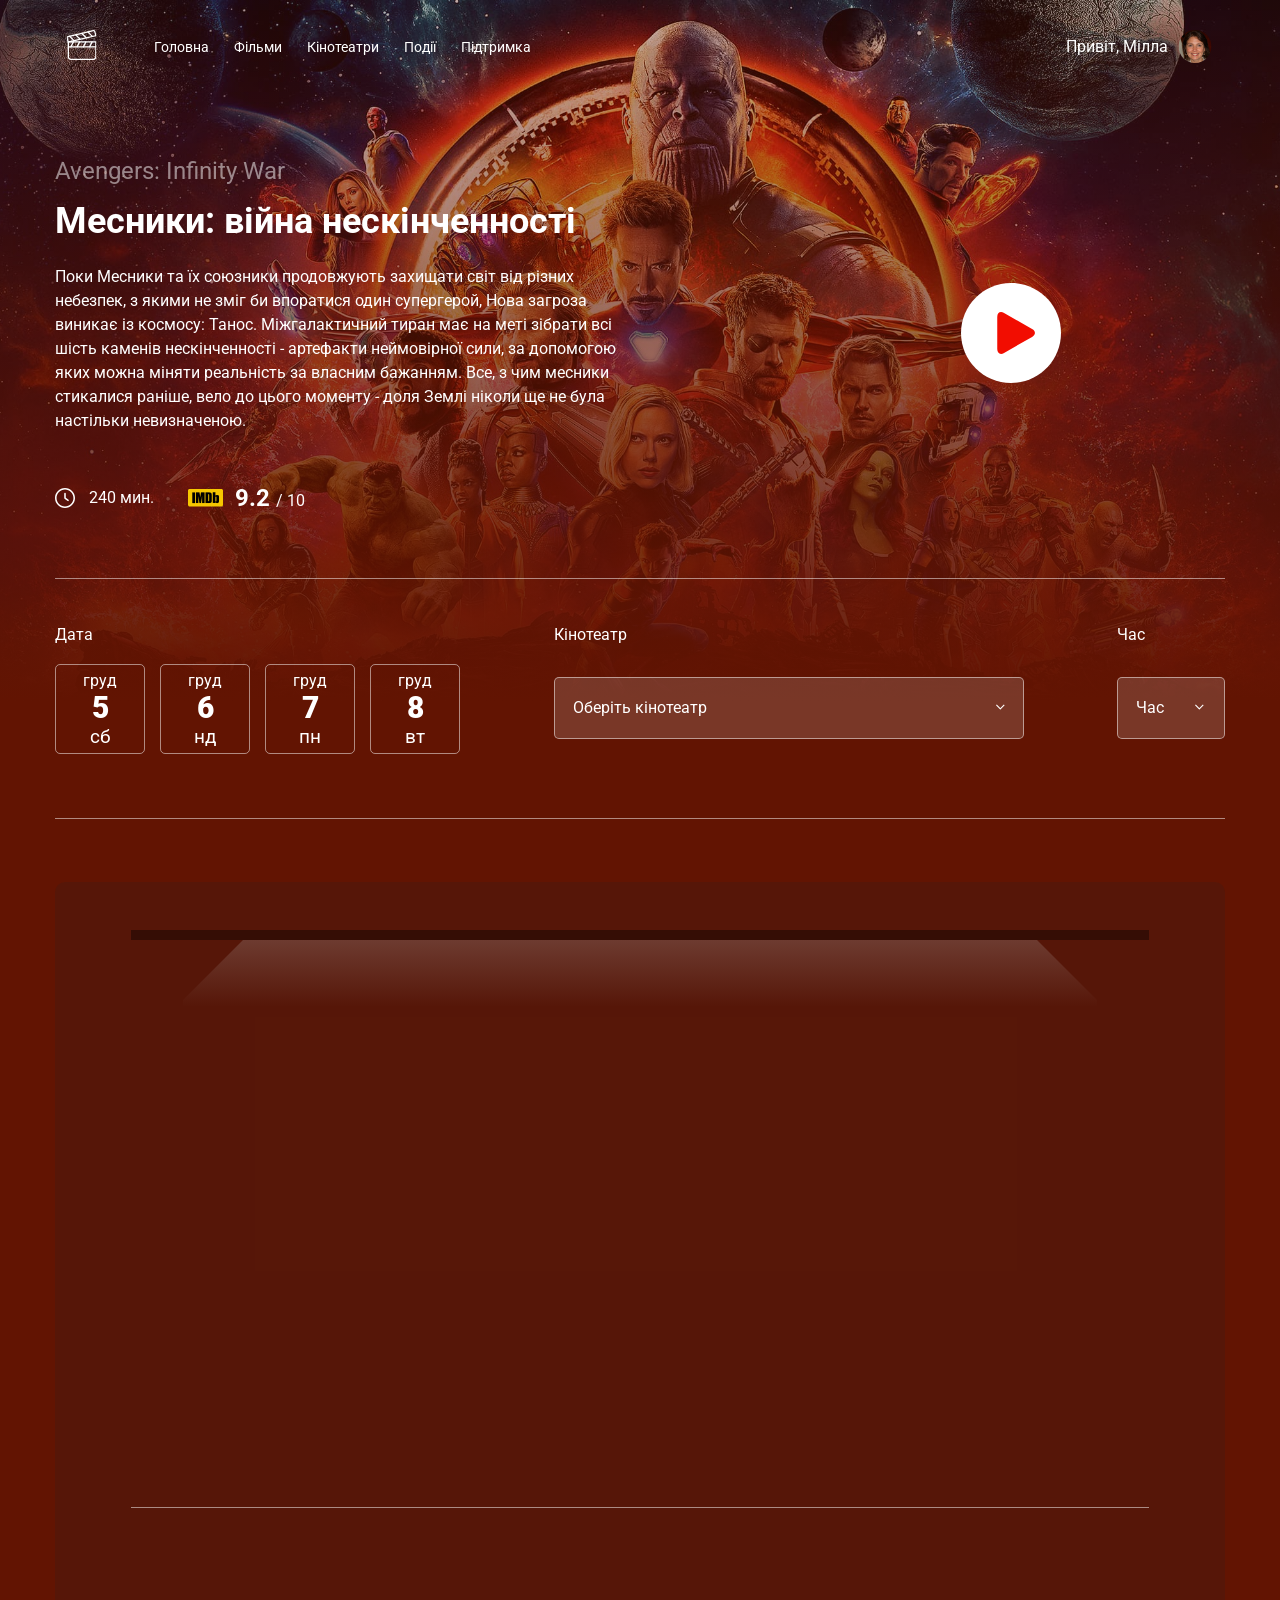
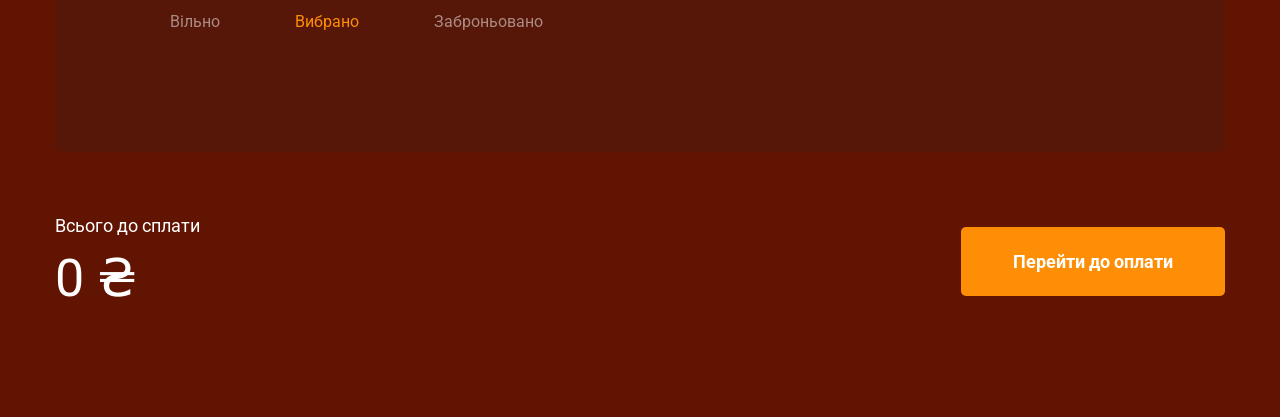
<file: index.html>
<!doctype html>
<html lang="uk">
  <head>
    <meta charset="UTF-8" />
    <meta name="viewport" content="width=device-width, initial-scale=1.0" />
    <title>Online Cinema</title>
    <link rel="preconnect" href="https://fonts.googleapis.com" />
    <link rel="preconnect" href="https://fonts.gstatic.com" crossorigin />
    <link
      href="https://fonts.googleapis.com/css2?family=Roboto:ital,wght@0,100..900;1,100..900&display=swap"
      rel="stylesheet"
    />
    <link rel="stylesheet" href="css/normalize.css" />
    <link rel="stylesheet" href="css/style.css" />
    <link rel="icon" type="image/png" href="img/favicon.svg" />
  </head>
  <body>
    <header class="header">
      <div class="navbar">
        <a href="/index.html">
          <svg class="logo" alt="logo">
            <use href="./img/icon.svg#icon-logo"></use>
          </svg>
        </a>
        <nav class="nav">
          <ul class="menu">
            <li class="menu-item">
              <a href="#" class="menu-link">Головна</a>
            </li>
            <li class="menu-item">
              <a href="#" class="menu-link">Фільми</a>
            </li>
            <li class="menu-item">
              <a href="#" class="menu-link">Кінотеатри</a>
            </li>
            <li class="menu-item">
              <a href="#" class="menu-link">Події</a>
            </li>
            <li class="menu-item">
              <a href="#" class="menu-link">Підтримка</a>
            </li>
          </ul>
        </nav>
        <div class="user">
          <p class="user-name">Привіт, Мілла</p>
          <img
            class="avatar"
            src="img/d5bd33c8bbfb614b7a1f06e07d7a624b3e86e9e8.png"
            alt="User"
          />
        </div>
      </div>
    </header>
    <main>
      <div class="backgaund-img">
        <section class="section-film">
          <div class="film container">
            <div class="film-info">
              <small class="film-title-small">Avengers: Infinity War</small>
              <h1 class="film-title">Месники: війна нескінченності</h1>
              <p class="film-description">
                Поки Месники та їх союзники продовжують захищати світ від різних
                небезпек, з якими не зміг би впоратися один супергерой, Нова
                загроза виникає із космосу: Танос. Міжгалактичний тиран має на
                меті зібрати всі шість каменів нескінченності - артефакти
                неймовірної сили, за допомогою яких можна міняти реальність за
                власним бажанням. Все, з чим месники стикалися раніше, вело до
                цього моменту - доля Землі ніколи ще не була настільки
                невизначеною.
              </p>
              <div class="film-details">
                <div class="clock">
                  <svg class="time-icon">
                    <use href="./img/icon.svg#icon-clock"></use>
                  </svg>
                  <span class="film-counter">240 мин.</span>
                </div>
                <div class="rating">
                  <img src="./img/imdb.png" alt="imdb" class="rating-icon" />
                  <span class="rating-counter"
                    ><strong class="rating-current">9.2</strong>/ 10</span
                  >
                </div>
              </div>
            </div>
            <button class="film-trailer">
              <svg class="play-icon">
                <use href="./img/icon.svg#icon-play-button"></use>
              </svg>
            </button>
          </div>
        </section>
        <section class="section-session">
          <div class="session container">
            <div class="session-date">
              <span class="session-label">Дата</span>
              <div class="session-date-block">
                <div class="session-date-item">
                  <span class="sesion-mounth"></span>
                  <span class="session-day"></span>
                  <span class="session-week-day"></span>
                </div>
                <div class="session-date-item">
                  <span class="sesion-mounth"></span>
                  <span class="session-day"></span>
                  <span class="session-week-day"></span>
                </div>
                <div class="session-date-item">
                  <span class="sesion-mounth"></span>
                  <span class="session-day"></span>
                  <span class="session-week-day"></span>
                </div>
                <div class="session-date-item last">
                  <span class="sesion-mounth"></span>
                  <span class="session-day"></span>
                  <span class="session-week-day"></span>
                </div>
              </div>
            </div>
            <div class="session-cinema">
              <span class="session-label cinema">Кінотеатр</span>
              <div class="custom-select">
                <button class="select-btn">
                  <span class="selected">Оберіть кінотеатр</span>
                  <span class="arrow"
                    ><svg class="arrow-time-icon">
                      <use href="./img/icon.svg#icon-arr"></use>
                    </svg>
                  </span>
                </button>
                <ul class="options">
                  <li
                    data-value="Multiplex Lavina IMAX Лазер, вулиця Братів Чмілів, 107"
                  >
                    Multiplex Lavina IMAX Лазер, вулиця Братів Чмілів, 107
                  </li>
                  <li data-value="Multiplex ЦУМ, вулиця Лагунової, 12-14">
                    Multiplex ЦУМ, вулиця Лагунової, 12-14
                  </li>
                  <li
                    data-value="Multiplex Проспект, вулиця Генерала Ватутіна, 111"
                  >
                    Multiplex Проспект, вулиця Генерала Ватутіна, 111
                  </li>
                </ul>
              </div>
            </div>
            <div class="session-time">
              <span class="session-label time">Час</span>
              <div class="custom-select-time">
                <button class="select-btn-time">
                  <span class="selected-time">Час</span>
                  <span class="arrow-time">
                    <svg class="arrow-time-icon">
                      <use href="./img/icon.svg#icon-arr"></use>
                    </svg>
                  </span>
                </button>
                <ul class="options-time">
                  <li data-value="09:10">09:10</li>
                  <li data-value="12:10">12:10</li>
                  <li data-value="15:10">15:10</li>
                  <li data-value="17:10">17:10</li>
                  <li data-value="20:10">20:10</li>
                </ul>
              </div>
            </div>
          </div>
        </section>
      </div>

      <section class="section-scheme">
        <div class="scheme container">
          <div class="screen"></div>
          <div class="seat">
            <ul class="seat-list seat">
              <li class="seat-item">
                <svg class="seat-icon icon-booked">
                  <use href="./img/Vector-1.svg"></use>
                </svg>
              </li>
              <!-- вміст заповнюється через скірпт -->
            </ul>
          </div>
          <div class="seats-conte">
            <ul class="seat-list-dwn seat">
              <li class="seat-item">
                <svg class="seat-icon icon-booked">
                  <use href="./img/Vector-1.svg"></use>
                </svg>
              </li>
              <!-- вміст заповнюється через скірпт -->
            </ul>
            <ul class="seat-list-dwn seat">
              <li class="seat-item">
                <svg class="seat-icon icon-booked">
                  <use href="./img/Vector-1.svg"></use>
                </svg>
              </li>
              <!-- вміст заповнюється через скірпт -->
            </ul>
          </div>
          <div class="custom-line"></div>
          <div class="pay">
            <ul class="pay-list">
              <li>
                <p class="pay-item">
                  <span
                    ><svg class="icon-free">
                      <use href="./img/Vector-1.svg"></use></svg></span
                  >Вільно
                </p>
              </li>
              <li>
                <p class="pay-item selected-text">
                  <span
                    ><svg class="icon-selected">
                      <use href="./img/Vector-1.svg"></use></svg></span
                  >Вибрано
                </p>
              </li>
              <li>
                <p class="pay-item">
                  <span
                    ><svg class="icon-booked">
                      <use href="./img/Vector-1.svg"></use></svg></span
                  >Заброньовано
                </p>
              </li>
            </ul>
          </div>
        </div>
      </section>
      <section class="section-pay">
        <div class="pay-btn-block container">
          <p class="pay-sum">
            Всього до сплати <span class="pay-amount">₴</span>
          </p>
          <button class="pay-btn">Перейти до оплати</button>
        </div>
      </section>
    </main>
    <div class="modal-window">
      <button class="close-modal">
        <svg class="icon-close"><use href="./img/cross.svg"></use></svg>
      </button>
      <div class="modal-content">
        <iframe
          width="1180"
          height="660"
          src="https://www.youtube.com/embed/6ZfuNTqbHE8?autoplay=1"
          title="Marvel Studios' Avengers: Infinity War Official Trailer"
          frameborder="0"
          allow="
            accelerometer;
            autoplay;
            clipboard-write;
            encrypted-media;
            gyroscope;
            picture-in-picture;
            web-share;
          "
          allowfullscreen
        >
        </iframe>
      </div>
    </div>
    <script src="./js/script.js"></script>
  </body>
</html>
</file>
<file: css/style.css>
*,
* ::before,
*::after {
  box-sizing: border-box;
}

ul,
ol,
li {
  text-decoration: none;
  list-style: none;
}

p {
  padding: 0;
  margin: 0;
}

html,
body {
  font-size: 62.5%;
  font-family: 'Roboto', sans-serif;
  font-weight: normal;
  background-color: #621402;
  color: #fff;
  position: relative;
}

.container {
  max-width: 1170px;
  margin: auto;
}

.header {
  max-width: 1440px;
  position: absolute;
  top: 0;
  left: 50%;
  transform: translateX(-50%);
}

.navbar {
  max-width: 1170px;
  display: flex;
  align-items: center;
  padding-top: 30px;
  padding-bottom: 30px;
}

.logo {
  width: 30px;
  height: 30px;
}

.menu {
  list-style-type: none;
  display: flex;
  margin: 0;
  margin-left: 17px;
}

.menu-item {
  margin-right: 25px;
}

.menu-link {
  color: #fff;
  text-decoration: none;
  font-size: 14px;
  font-style: normal;
  font-weight: 400;
  line-height: normal;
}

.backgaund-img {
  background:
    linear-gradient(180deg, rgba(98, 20, 2, 0.31) 0%, #621402 85.62%),
    url(../img/br-image.jpg) no-repeat center top;
  background-size: cover;
}

.user {
  width: 148px;
  margin-left: 510px;
  color: #fff;
  display: flex;
  align-items: center;
  font-size: 16px;
  font-style: normal;
  font-weight: 400;
  line-height: normal;
}

.avatar {
  width: 33px;
  height: 33px;
  border-radius: 50%;
  margin-left: 11px;
}

.section-film {
  padding-bottom: 62px;
}

.film {
  padding-top: 153px;
  color: #fff;
}

.film-title-small {
  opacity: 0.5;
  font-size: 24px;
  font-style: normal;
  font-weight: 400;
  line-height: 1.5;
}

.film-title {
  font-size: 36px;
  font-style: normal;
  font-weight: 700;
  line-height: normal;
  margin-top: 11px;
  margin-bottom: 23px;
}

.film-description {
  font-size: 16px;
  font-style: normal;
  font-weight: 400;
  line-height: 1.5;
  max-width: 570px;
  margin-bottom: 0px;
  margin-top: 0px;
}

.film {
  display: flex;
  align-items: center;
}

.film-trailer {
  margin-top: auto;
  margin-bottom: auto;
  margin-left: 330px;
  border: none;
  background: none;
}

.play-icon {
  width: 100px;
  height: 100px;
}
.film-details {
  display: flex;
  align-items: center;
  margin-top: 47px;
}

.clock {
  display: flex;
  align-items: center;
}

.icon-time {
  width: 20px;
  height: 20px;
}

.time-icon {
  width: 20px;
  height: 20px;
  margin-right: 14px;
}

.film-counter {
  font-size: 16px;
  font-style: normal;
  font-weight: 400;
  line-height: 1.5; /* 24px */
}

.rating {
  display: flex;
  align-items: center;
  margin-left: 34px;
}

.rating-counter {
  font-size: 16px;
  font-style: normal;
  font-weight: 400;
  line-height: 1.5; /* 24px */
  margin-left: 12px;
}

.rating-current {
  font-size: 24px;
  font-weight: 700;
  margin-right: 6px;
}

.arrow-time-icon {
  width: 9px;
  height: 16px;
  transition: transform 0.3s ease;
}

.session {
  padding-top: 46px;
  padding-bottom: 64px;
  border-top: 1px solid rgba(255, 255, 255, 0.5);
  border-bottom: 1px solid rgba(255, 255, 255, 0.5);
  display: flex;
  justify-content: space-between;
}

.session-label {
  display: block;
  font-size: 16px;
  font-style: normal;
  font-weight: 400;
  line-height: normal;
  margin-bottom: 20px;
}

.session-date-block {
  display: flex;
  align-items: center;
}

.session-date-item {
  cursor: pointer;
  display: flex;
  align-items: center;
  flex-direction: column;
  justify-content: center;
  text-align: center;
  width: 90px;
  height: 90px;
  border-radius: 5px;
  border: 1px solid rgba(255, 255, 255, 0.5);
  margin-right: 15px;
  transition: background-color 0.3s ease;
  transition: color 0.3s ease;
}

.sesion-mounth {
  font-size: 16px;
  font-style: normal;
  font-weight: 400;
  line-height: normal;
}

.session-day {
  font-size: 30px;
  font-style: normal;
  font-weight: 900;
  line-height: normal;
}

.session-week-day {
  font-size: 19px;
  font-style: normal;
  font-weight: 400;
  line-height: normal;
}

.session-date-item:hover {
  background-color: #fe8e05;
  color: #621402;
}

.session-date-item.active {
  background-color: #fe8e05;
  color: #621402;
}

.last {
  margin-right: 0px;
}

.custom-select {
  position: relative;
  width: 470px;
}

.selected {
  font-size: 16px;
  font-style: normal;
  font-weight: 400;
  line-height: 1.5; /* 24px */
  color: #fff;
}

.select-btn {
  left: auto;
  right: auto;
  width: 100%;
  padding: 18px;
  border-radius: 5px;
  border: 1px solid rgba(255, 255, 255, 0.5);
  background: rgba(255, 255, 255, 0.15);
  cursor: pointer;

  display: flex;
  justify-content: space-between;
  align-items: center;
}

.options {
  position: absolute;
  top: 110%;
  left: 0;

  width: 100%;
  border-radius: 5px;
  border: 1px solid rgba(255, 255, 255, 0.5);
  background: rgba(255, 255, 255, 0.15);

  list-style: none;
  padding-left: 9px;
  margin: 0;

  display: none;

  box-shadow: 0 5px 15px rgba(0, 0, 0, 0.1);
  font-size: 16px;
  font-style: normal;
  font-weight: 400;
  line-height: 1.5; /* 24px */
  max-height: 70px;
  overflow-y: auto;
}

.options::-webkit-scrollbar,
.options-time::-webkit-scrollbar {
  width: 6px;
}

.options::-webkit-scrollbar-track,
.options-time::-webkit-scrollbar-track {
  background: rgba(255, 255, 255, 0.15);
  border-radius: 10px;
}

.options::-webkit-scrollbar-thumb,
.options-time::-webkit-scrollbar-thumb {
  background: #888;
  border-radius: 10px;
}

.options::-webkit-scrollbar-thumb:hover,
.options-time::-webkit-scrollbar-thumb:hover {
  background: #555;
}

.options.active {
  display: block;
}

.options li {
  padding: 10px 12px;
  cursor: pointer;
}

.custom-select-time {
  max-width: 108px;
}

.custom-select-time {
  position: relative;
  width: 470px;
}

.options-time {
  position: absolute;
  top: 110%;
  left: 0;

  width: 100%;
  border-radius: 5px;
  border: 1px solid rgba(255, 255, 255, 0.5);
  background: rgba(255, 255, 255, 0.15);

  list-style: none;
  padding-left: 9px;
  margin: 0;

  display: none;

  box-shadow: 0 5px 15px rgba(0, 0, 0, 0.1);
  font-size: 16px;
  font-style: normal;
  font-weight: 400;
  line-height: 1.5; /* 24px */
  max-height: 70px;
  overflow-y: auto;
}

.options-time.active {
  display: block;
}

.selected-time {
  font-size: 16px;
  font-style: normal;
  font-weight: 400;
  line-height: 1.5; /* 24px */
  color: #fff;
}

.select-btn-time {
  width: 100%;
  padding-left: 18px;
  padding-top: 18px;
  padding-bottom: 18px;
  padding-right: 20px;
  border-radius: 5px;
  border: 1px solid rgba(255, 255, 255, 0.5);
  background: rgba(255, 255, 255, 0.15);
  cursor: pointer;

  display: flex;
  justify-content: space-between;
  align-items: center;
}

.options-time li {
  max-width: 108px;
  padding: 10px 12px;
  cursor: pointer;
}

.cinema,
.time {
  margin-bottom: 33px;
}

.active-arrow {
  transform: rotate(90deg);
}

.section-scheme {
  padding-top: 63px;
}

.scheme {
  border-radius: 10px;
  background: rgba(36, 36, 36, 0.18);
  padding-top: 48px;
}

.screen::before {
  display: block;
  content: '';
  width: 1018px;
  height: 10px;
  background: rgba(0, 0, 0, 0.39);
  margin-right: auto;
  margin-left: auto;
}
.screen::after {
  display: block;
  content: '';
  width: 914px;
  height: 67px;
  clip-path: polygon(
    60px 0,
    calc(100% - 60px) 0,
    100% 60px,
    100% 100%,
    0 100%,
    0 60px
  );
  background: linear-gradient(
    180deg,
    rgba(196, 196, 196, 0.21) 0%,
    rgba(196, 196, 196, 0) 100%
  );
  margin-right: auto;
  margin-left: auto;
}

.seat-icon {
  fill: none;
  stroke: rgba(255, 255, 255, 0.5);
  width: 35px;
  height: 29px;
  cursor: pointer;
}

.seat {
  display: flex;
  gap: 20px 13px;
  flex-wrap: wrap;
  margin-top: 0px;
  margin-bottom: 0px;
}

.seat-list {
  width: 909px;
  margin-left: auto;
  margin-right: auto;
  margin-top: 21px;
  padding-left: 0;
}

.seats-conte {
  display: flex;
  justify-content: center;
  margin-top: 55px;
  gap: 80px;
}

.seat-list-dwn {
  width: 472px;
  padding-left: 0;
}

.active-item {
  fill: #fe8e05;
  stroke: #fe8e05;
}

.custom-line {
  content: '';
  width: 1018px;
  height: 1px;
  background: rgba(255, 255, 255, 0.5);
  margin: 54px auto 0 auto;
}

.section-pay {
  padding-top: 63px;
  padding-bottom: 108px;
}

.pay-list {
  display: flex;
  gap: 30px;
  padding: 0;
  margin-left: 70px;
  margin-top: 22px;
}

.pay-item {
  display: flex;
  align-items: center;
  font-size: 16px;
  font-style: normal;
  font-weight: 400;
  line-height: normal;
  color: rgba(255, 255, 255, 0.5);
  margin: 0;
}

.selected-text {
  color: #fe8e05;
}

.pay-item span {
  margin-right: 10px;
}

.icon-free {
  fill: none;
  stroke: rgba(255, 255, 255, 0.5);
  width: 35px;
  height: 29px;
}

.icon-selected {
  fill: #fe8e05;
  stroke: #fe8e05;
  width: 35px;
  height: 29px;
}

.icon-booked {
  fill: rgba(255, 255, 255, 0.05);
  stroke: rgba(255, 255, 255, 0.05);
  width: 35px;
  height: 29px;
  cursor: auto;
}

.pay {
  padding-bottom: 108px;
  padding-top: 75px;
}

.pay-btn-block {
  display: flex;
  align-items: center;
  justify-content: space-between;
}

.pay-sum {
  display: flex;
  flex-direction: column;
  gap: 12px;
  font-size: 18px;
  font-style: normal;
  font-weight: 400;
  line-height: normal;
}

.pay-amount {
  font-size: 52px;
}
.pay-btn {
  padding: 24px 52px;
  border-radius: 5px;
  background: #fe8e05;
  color: #fff;
  font-size: 18px;
  font-style: normal;
  font-weight: 700;
  line-height: normal;
  border: none;
  cursor: pointer;
}

.modal-window {
  position: fixed;
  inset: 0;
  display: none;
  z-index: 1000;
  width: 100%;
  height: 100%;
  background: rgba(0, 0, 0, 0.75);
}

.modal-window.is-open {
  display: flex;
  align-items: center;
  justify-content: center;
}

.modal-content {
  position: relative;
  padding-top: 60px;
  padding-bottom: 40px;
  z-index: 1;
  width: 1180px;
  height: 660px;
}

.close-modal {
  background: none;
  border: none;
  width: 32px;
  height: 32px;
  position: absolute;
  top: 40px;
  right: 20px;
}

.icon-close {
  width: 32px;
  height: 32px;
  fill: #79f449;
}

body.modal-open {
  overflow: hidden;
}
</file>
